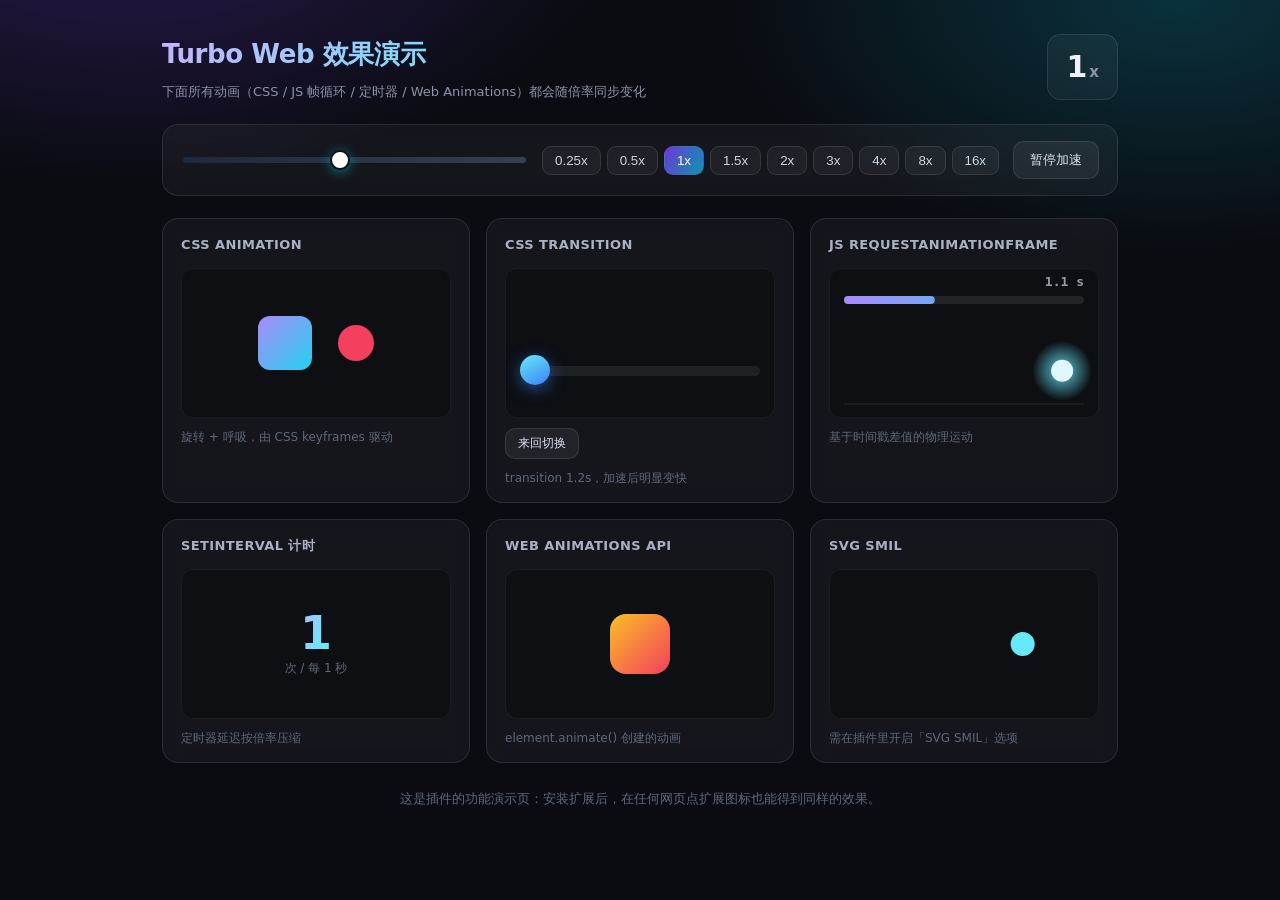
<file: demo/index.html>
<!DOCTYPE html>
<html lang="zh-CN">
<head>
<meta charset="utf-8">
<meta name="viewport" content="width=device-width, initial-scale=1">
<title>Turbo Web · 效果演示</title>
<link rel="stylesheet" href="demo.css">
</head>
<body>
<div class="wrap">
  <header class="top">
    <div class="title">
      <h1>Turbo Web 效果演示</h1>
      <p>下面所有动画（CSS / JS 帧循环 / 定时器 / Web Animations）都会随倍率同步变化</p>
    </div>
    <div class="speed-badge">
      <span id="speedVal">1</span><span class="u">x</span>
    </div>
  </header>

  <div class="controls">
    <input id="slider" type="range" min="0" max="1000" step="1" value="453">
    <div class="chips" id="chips"></div>
    <button id="toggle" class="btn">暂停加速</button>
  </div>

  <div class="grid">
    <section class="card">
      <h2>CSS animation</h2>
      <div class="stage">
        <div class="spin"></div>
        <div class="pulse"></div>
      </div>
      <p class="note">旋转 + 呼吸，由 CSS keyframes 驱动</p>
    </section>

    <section class="card">
      <h2>CSS transition</h2>
      <div class="stage">
        <div id="track" class="track"><div id="ball" class="ball"></div></div>
      </div>
      <button id="goBtn" class="btn small">来回切换</button>
      <p class="note">transition 1.2s，加速后明显变快</p>
    </section>

    <section class="card">
      <h2>JS requestAnimationFrame</h2>
      <div class="stage">
        <canvas id="cv" width="440" height="150"></canvas>
      </div>
      <p class="note">基于时间戳差值的物理运动</p>
    </section>

    <section class="card">
      <h2>setInterval 计时</h2>
      <div class="stage">
        <div class="counter"><span id="tick">0</span><em>次 / 每 1 秒</em></div>
      </div>
      <p class="note">定时器延迟按倍率压缩</p>
    </section>

    <section class="card">
      <h2>Web Animations API</h2>
      <div class="stage">
        <div id="waapi" class="waapi"></div>
      </div>
      <p class="note">element.animate() 创建的动画</p>
    </section>

    <section class="card">
      <h2>SVG SMIL</h2>
      <div class="stage">
        <svg width="200" height="110" viewBox="0 0 200 110">
          <circle cx="20" cy="55" r="12" fill="#67e8f9">
            <animate attributeName="cx" values="20;180;20" dur="2s" repeatCount="indefinite"/>
          </circle>
        </svg>
      </div>
      <p class="note">需在插件里开启「SVG SMIL」选项</p>
    </section>
  </div>

  <footer class="foot">
    这是插件的功能演示页：安装扩展后，在任何网页点扩展图标也能得到同样的效果。
  </footer>
</div>

<script src="../src/shared.js"></script>
<script src="../src/inject.js"></script>
<script src="demo.js"></script>
</body>
</html>
</file>
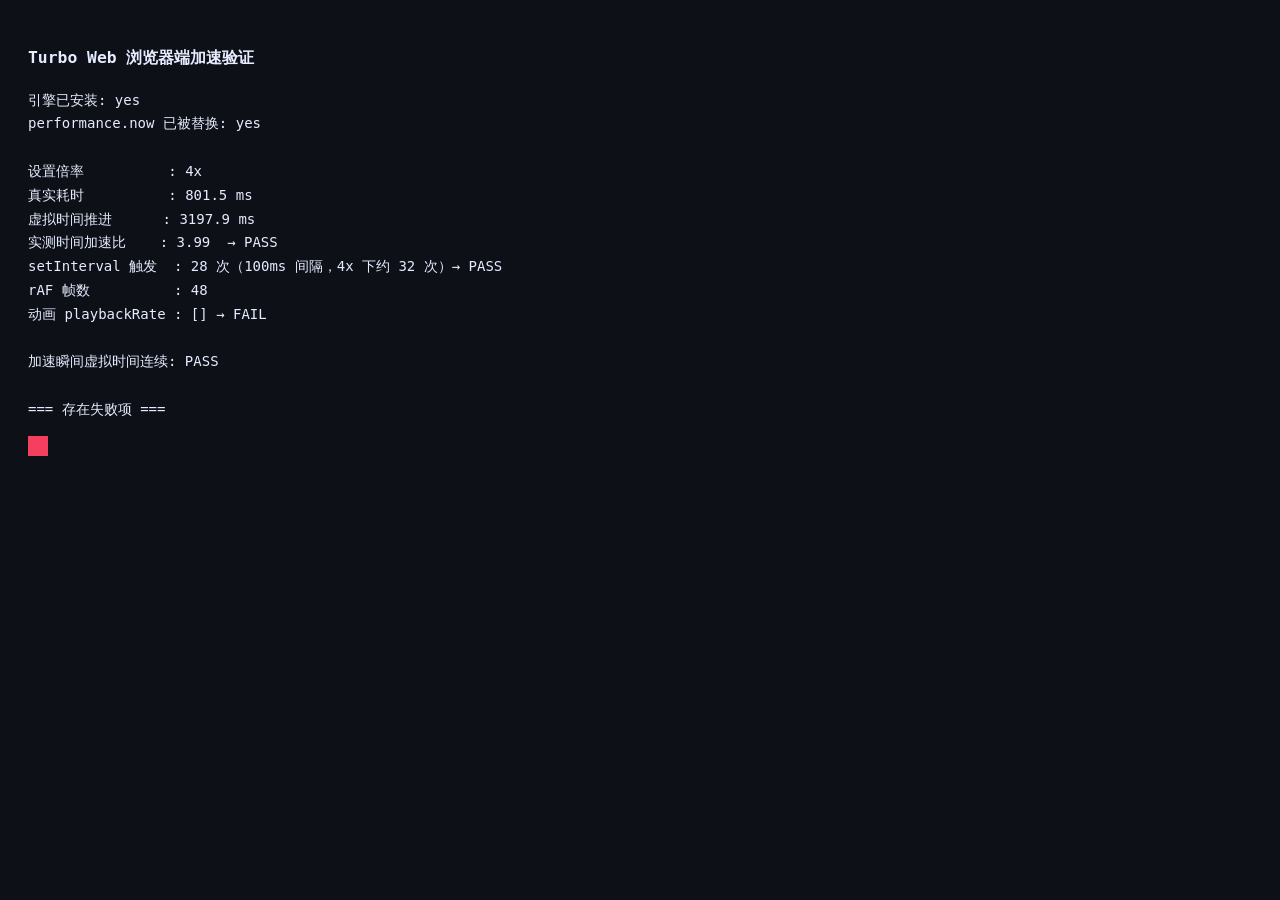
<file: tools/verify/index.html>
<!DOCTYPE html>
<html lang="zh-CN">
<head>
<meta charset="utf-8">
<title>Turbo Web · 浏览器端验证</title>
<style>
  body { background:#0d1017; color:#e6ecff; font:14px/1.7 ui-monospace, Consolas, monospace; padding:20px; }
  pre { white-space:pre-wrap; }
  .ok { color:#4ade80; } .bad { color:#f87171; }
</style>
</head>
<body>
<h3>Turbo Web 浏览器端加速验证</h3>
<pre id="out">running…</pre>

<!-- 劫持前保存原生引用，用于取得「真实时间」基准 -->
<script>
  window.__nativeNow = performance.now.bind(performance);
  window.__nativeSetTimeout = window.setTimeout.bind(window);
</script>

<!-- 加速引擎（与扩展注入的代码完全一致） -->
<script src="../../src/inject.js"></script>

<script>
(function () {
  var logs = [];
  function log(s) { logs.push(s); }

  var paint = function () { document.getElementById('out').textContent = logs.join('\n'); };

  // 与扩展下发配置的结构完全一致
  window.postMessage({
    __turbo: true, type: 'apply',
    settings: {
      speed: 4, enabled: true, raf: true, timers: true,
      animations: true, media: true, keepPitch: true,
      smil: false, frameRepeat: false, dateNow: false
    }
  }, '*');

  log('引擎已安装: ' + (window.__turboEngine ? 'yes' : 'NO'));
  log('performance.now 已被替换: ' + (performance.now !== window.__nativeNow ? 'yes' : 'NO'));

  var t0n = window.__nativeNow();
  var t0v = performance.now();

  var ticks = 0;
  setInterval(function () { ticks++; }, 100);   // 加速后应约 40 次/秒

  var frames = 0;
  var loop = function () { frames++; requestAnimationFrame(loop); };
  requestAnimationFrame(loop);

  // CSS 动画：观察 playbackRate 是否被接管
  var box = document.createElement('div');
  box.style.cssText = 'width:20px;height:20px;background:#f43f5e;animation:spin 1s linear infinite';
  var style = document.createElement('style');
  style.textContent = '@keyframes spin{to{transform:rotate(360deg)}}';
  document.head.appendChild(style);
  document.body.appendChild(box);

  var t1n = window.__nativeNow();
  var t1v = performance.now();

  window.__nativeSetTimeout(function () {
    var dn = window.__nativeNow() - t0n;
    var dv = performance.now() - t0v;
    var ratio = dv / dn;
    var rate = window.__turboEngine.settings.speed;

    var anims = document.getAnimations ? document.getAnimations() : [];
    var rates = anims.map(function (a) { return a.playbackRate; });

    log('');
    log('设置倍率          : ' + rate + 'x');
    log('真实耗时          : ' + dn.toFixed(1) + ' ms');
    log('虚拟时间推进      : ' + dv.toFixed(1) + ' ms');
    log('实测时间加速比    : ' + ratio.toFixed(2) + '  → ' + (Math.abs(ratio - 4) < 0.5 ? 'PASS' : 'FAIL'));
    log('setInterval 触发  : ' + ticks + ' 次（100ms 间隔，4x 下约 ' + Math.round(dn / 25) + ' 次）→ '
        + (ticks >= dn / 40 && ticks <= dn / 12 ? 'PASS' : 'FAIL'));
    log('rAF 帧数          : ' + frames);
    log('动画 playbackRate : [' + rates.join(', ') + '] → '
        + (rates.length && rates.every(function (r) { return r === 4; }) ? 'PASS' : 'FAIL'));
    log('');
    log('加速瞬间虚拟时间连续: ' + ((t1v - t0v) >= 0 ? 'PASS' : 'FAIL'));

    var verdict = logs.join(' ').indexOf('FAIL') === -1;
    log('');
    log(verdict ? '=== 全部通过 ===' : '=== 存在失败项 ===');
    paint();
  }, 800);

  window.__nativeSetTimeout(paint, 300);
})();
</script>
</body>
</html>
</file>
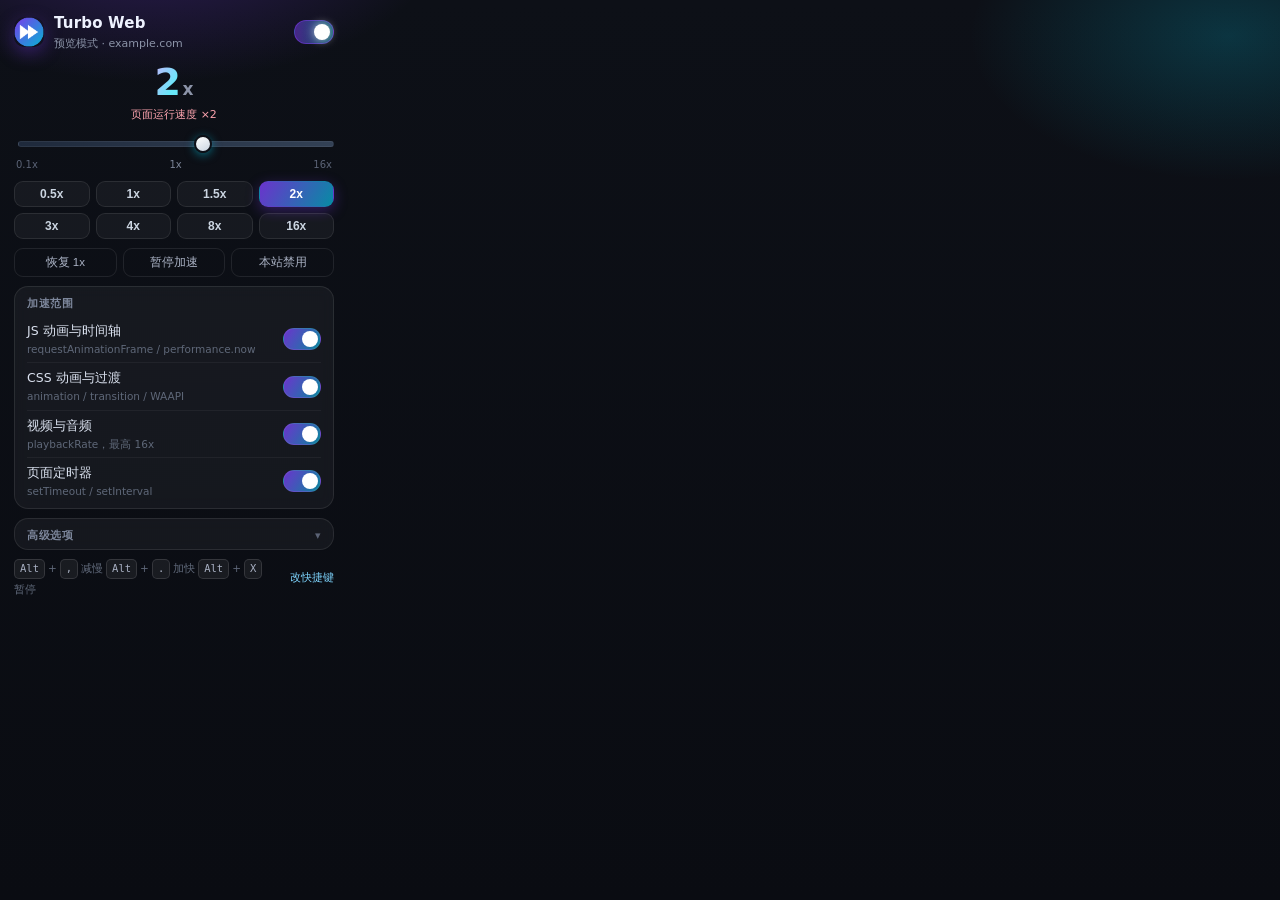
<file: popup/popup.html>
<!DOCTYPE html>
<html lang="zh-CN">
<head>
<meta charset="utf-8">
<meta name="viewport" content="width=device-width, initial-scale=1">
<title>Turbo Web 网页加速</title>
<link rel="stylesheet" href="popup.css">
</head>
<body>
<div class="app">
  <header class="head">
    <div class="brand">
      <img class="logo" src="../icons/icon48.png" alt="">
      <div class="brand-text">
        <h1>Turbo Web</h1>
        <p id="site" class="site">正在读取当前站点…</p>
      </div>
    </div>
    <button id="power" class="power" type="button" title="开启 / 暂停加速">
      <span class="power-dot"></span>
    </button>
  </header>

  <section class="hero">
    <div class="value">
      <span id="val">1</span><span class="unit">x</span>
    </div>
    <div id="stateHint" class="hint">原始速度</div>
  </section>

  <section class="slider-wrap">
    <input id="slider" class="slider" type="range" min="0" max="1000" step="1" value="453" aria-label="速度">
    <div class="scale">
      <span>0.1x</span><span class="mid">1x</span><span>16x</span>
    </div>
  </section>

  <section class="presets" id="presets"></section>

  <section class="actions">
    <button id="btnReset" class="ghost" type="button">恢复 1x</button>
    <button id="btnPause" class="ghost" type="button">暂停加速</button>
    <button id="btnSiteOff" class="ghost" type="button">本站禁用</button>
  </section>

  <section class="panel">
    <div class="panel-title">加速范围</div>
    <label class="row">
      <span class="row-label">JS 动画与时间轴
        <em>requestAnimationFrame / performance.now</em>
      </span>
      <span class="switch"><input type="checkbox" data-key="raf"><i></i></span>
    </label>
    <label class="row">
      <span class="row-label">CSS 动画与过渡
        <em>animation / transition / WAAPI</em>
      </span>
      <span class="switch"><input type="checkbox" data-key="animations"><i></i></span>
    </label>
    <label class="row">
      <span class="row-label">视频与音频
        <em>playbackRate，最高 16x</em>
      </span>
      <span class="switch"><input type="checkbox" data-key="media"><i></i></span>
    </label>
    <label class="row">
      <span class="row-label">页面定时器
        <em>setTimeout / setInterval</em>
      </span>
      <span class="switch"><input type="checkbox" data-key="timers"><i></i></span>
    </label>
  </section>

  <details class="panel advanced">
    <summary class="panel-title">高级选项</summary>
    <label class="row">
      <span class="row-label">页面内悬浮控制器
        <em>手机上用它调速，可拖动位置</em>
      </span>
      <span class="switch"><input type="checkbox" data-key="floating"><i></i></span>
    </label>
    <label class="row">
      <span class="row-label">变速不变调
        <em>媒体保持原始音调</em>
      </span>
      <span class="switch"><input type="checkbox" data-key="keepPitch"><i></i></span>
    </label>
    <label class="row">
      <span class="row-label">按站点分别记忆
        <em>每个网站独立保存速度</em>
      </span>
      <span class="switch"><input type="checkbox" data-key="perSite"><i></i></span>
    </label>
    <label class="row">
      <span class="row-label">SVG SMIL 动画
        <em>部分老式矢量动画</em>
      </span>
      <span class="switch"><input type="checkbox" data-key="smil"><i></i></span>
    </label>
    <label class="row">
      <span class="row-label">逐帧重复模式
        <em>兼容按帧步进的旧动画，可能过量加速</em>
      </span>
      <span class="switch"><input type="checkbox" data-key="frameRepeat"><i></i></span>
    </label>
    <label class="row">
      <span class="row-label">改写 Date.now
        <em>少数依赖系统时间的动画，副作用较大</em>
      </span>
      <span class="switch"><input type="checkbox" data-key="dateNow"><i></i></span>
    </label>
  </details>

  <footer class="foot">
    <span class="keys">
      <kbd>Alt</kbd>+<kbd>,</kbd> 减慢
      <kbd>Alt</kbd>+<kbd>.</kbd> 加快
      <kbd>Alt</kbd>+<kbd>X</kbd> 暂停
    </span>
    <a id="linkShortcuts" class="link" href="#">改快捷键</a>
  </footer>
</div>

<script src="../src/shared.js"></script>
<script src="popup.js"></script>
</body>
</html>
</file>
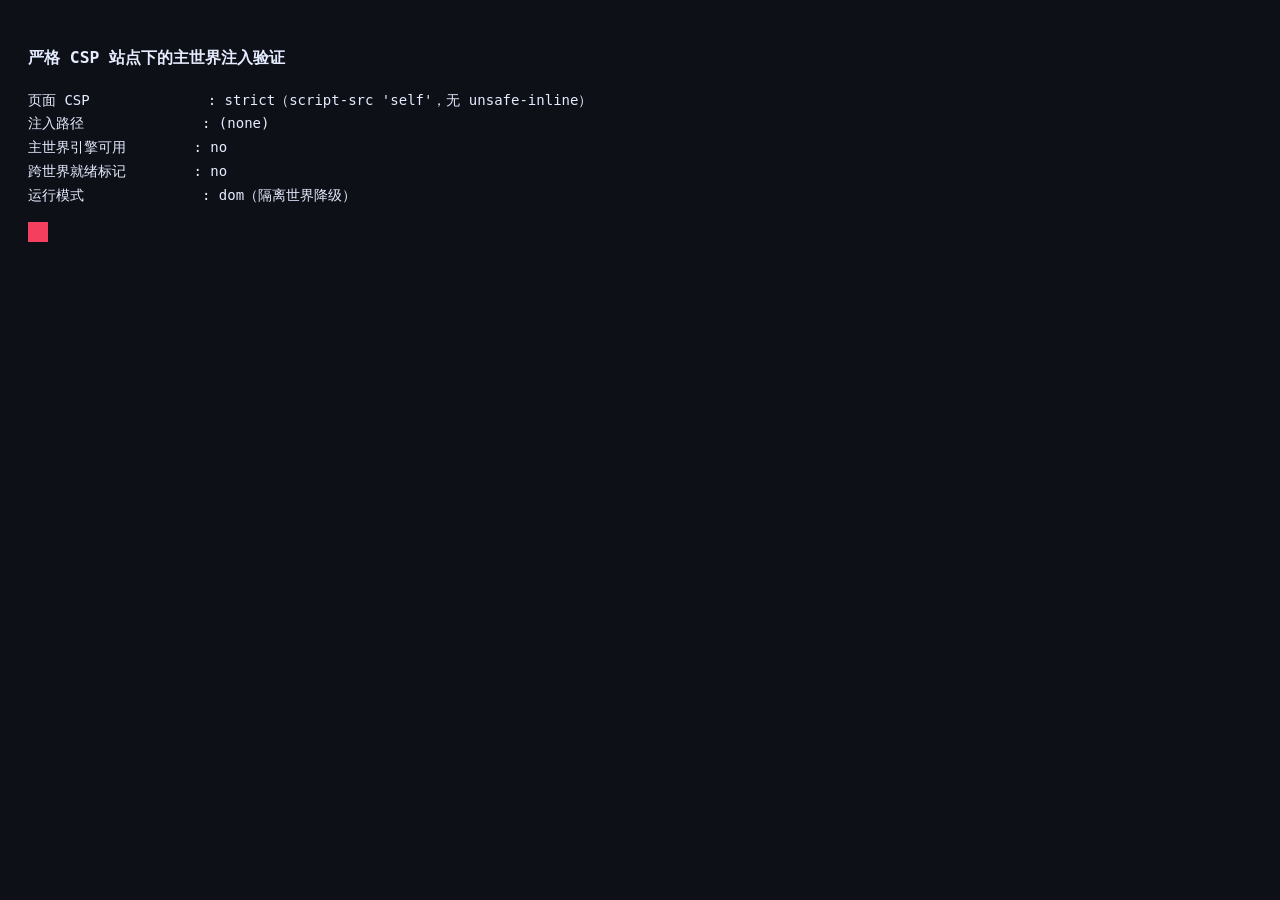
<file: tools/verify/csp.html>
<!DOCTYPE html>
<html lang="zh-CN">
<head>
<meta charset="utf-8">
<title>Turbo Web · 严格 CSP 注入验证</title>
<style>
  body { background:#0d1017; color:#e6ecff; font:14px/1.7 ui-monospace, Consolas, monospace; padding:20px; }
  pre { white-space:pre-wrap; }
</style>
</head>
<body>
<h3>严格 CSP 站点下的主世界注入验证</h3>
<pre id="out">running…</pre>
<!-- 本页没有任何内联脚本：所有逻辑都在同源码文件里，
     由带 Content-Security-Policy: script-src 'self' 的服务器提供 -->
<script src="csp.js"></script>
</body>
</html>
</file>
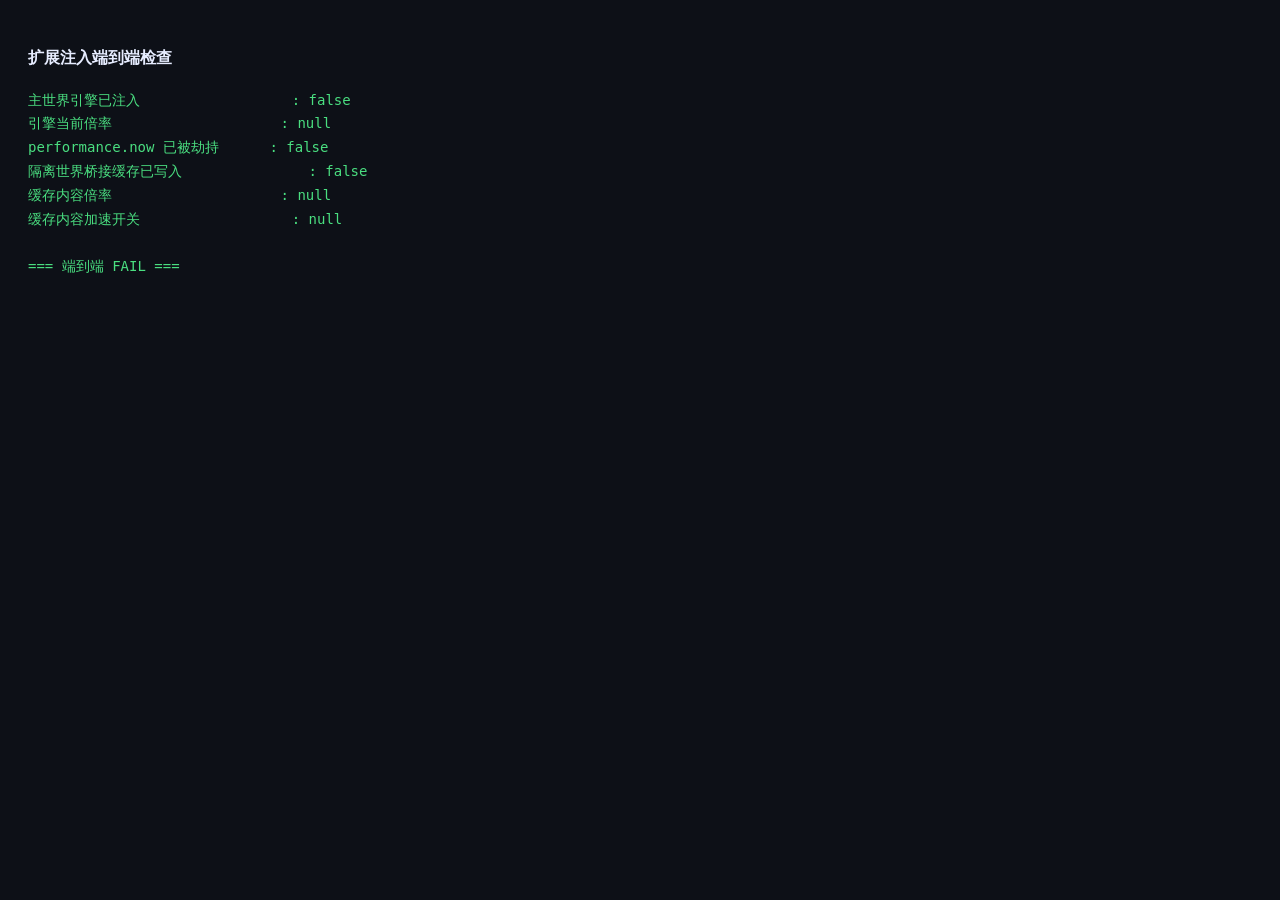
<file: tools/verify/e2e.html>
<!DOCTYPE html>
<html lang="zh-CN">
<head><meta charset="utf-8"><title>Turbo Web · 端到端检查</title>
<style>body{background:#0d1017;color:#e6ecff;font:14px/1.7 ui-monospace,Consolas,monospace;padding:20px}
pre{white-space:pre-wrap}#r{color:#4ade80}</style>
</head>
<body>
<h3>扩展注入端到端检查</h3>
<pre id="r">checking…</pre>
<script>
  setTimeout(function () {
    var cache = null;
    try { cache = localStorage.getItem('__turboCache'); } catch (e) {}
    var result = {
      '主世界引擎已注入': !!window.__turboEngine,
      '引擎当前倍率': window.__turboEngine ? window.__turboEngine.settings.speed : null,
      'performance.now 已被劫持': performance.now.toString().indexOf('native code') === -1,
      '隔离世界桥接缓存已写入': !!cache,
      '缓存内容倍率': cache ? JSON.parse(cache).speed : null,
      '缓存内容加速开关': cache ? JSON.parse(cache).enabled : null
    };
    var pass = result['主世界引擎已注入'] && result['performance.now 已被劫持']
            && result['隔离世界桥接缓存已写入'];
    var out = Object.keys(result).map(function (k) {
      return k.padEnd(26, ' ') + ': ' + result[k];
    }).join('\n');
    document.getElementById('r').textContent = out + '\n\n=== ' + (pass ? '端到端 PASS' : '端到端 FAIL') + ' ===';
  }, 600);
</script>
</body>
</html>
</file>
<file: demo/demo.css>
:root {
  --bg: #0a0c12;
  --card: rgba(255, 255, 255, 0.045);
  --line: rgba(255, 255, 255, 0.1);
  --text: #eef2ff;
  --muted: #8b93a7;
}

* { box-sizing: border-box; }

body {
  margin: 0;
  min-height: 100vh;
  background:
    radial-gradient(700px 380px at 10% -10%, rgba(124, 58, 237, 0.28), transparent 70%),
    radial-gradient(620px 340px at 92% 0%, rgba(6, 182, 212, 0.22), transparent 72%),
    var(--bg);
  color: var(--text);
  font: 400 14px/1.6 -apple-system, "Segoe UI", "Microsoft YaHei", system-ui, sans-serif;
  -webkit-font-smoothing: antialiased;
}

.wrap { max-width: 1000px; margin: 0 auto; padding: 34px 22px 60px; }

/* ---------- 顶部 ---------- */
.top {
  display: flex;
  align-items: flex-start;
  justify-content: space-between;
  gap: 20px;
  margin-bottom: 22px;
}

.title h1 {
  margin: 0 0 6px;
  font-size: 26px;
  letter-spacing: -0.4px;
  background: linear-gradient(120deg, #c4b5fd, #67e8f9 75%);
  -webkit-background-clip: text;
  background-clip: text;
  color: transparent;
}

.title p { margin: 0; color: var(--muted); font-size: 13px; }

.speed-badge {
  display: flex;
  align-items: baseline;
  gap: 2px;
  padding: 8px 18px;
  border-radius: 14px;
  border: 1px solid var(--line);
  background: var(--card);
  font-variant-numeric: tabular-nums;
  white-space: nowrap;
}

.speed-badge span:first-child { font-size: 30px; font-weight: 800; }
.speed-badge .u { font-size: 15px; color: var(--muted); font-weight: 700; }

/* ---------- 控制区 ---------- */
.controls {
  display: flex;
  align-items: center;
  gap: 14px;
  flex-wrap: wrap;
  padding: 16px 18px;
  border-radius: 16px;
  border: 1px solid var(--line);
  background: var(--card);
  backdrop-filter: blur(8px);
  margin-bottom: 22px;
}

#slider {
  -webkit-appearance: none;
  appearance: none;
  flex: 1 1 260px;
  height: 22px;
  background: transparent;
  cursor: pointer;
}

#slider::-webkit-slider-runnable-track {
  height: 6px;
  border-radius: 999px;
  background: linear-gradient(90deg, #1e293b, #334155);
}

#slider::-webkit-slider-thumb {
  -webkit-appearance: none;
  width: 20px; height: 20px;
  margin-top: -7px;
  border-radius: 50%;
  background: #fff;
  border: 2px solid #0d1017;
  box-shadow: 0 2px 12px rgba(6, 182, 212, 0.6);
}

.chips { display: flex; gap: 6px; flex-wrap: wrap; }

.chip {
  padding: 6px 12px;
  border-radius: 9px;
  border: 1px solid var(--line);
  background: rgba(255, 255, 255, 0.05);
  color: #cbd5e1;
  font: 600 12.5px/1.2 inherit;
  cursor: pointer;
  transition: all 0.15s ease;
}

.chip:hover { background: rgba(255, 255, 255, 0.12); color: #fff; }

.chip.active {
  background: linear-gradient(120deg, rgba(124, 58, 237, 0.9), rgba(6, 182, 212, 0.8));
  border-color: transparent;
  color: #fff;
}

.btn {
  padding: 9px 16px;
  border-radius: 10px;
  border: 1px solid var(--line);
  background: rgba(255, 255, 255, 0.06);
  color: #dbe2f0;
  font: 600 13px/1.2 inherit;
  cursor: pointer;
  transition: all 0.15s ease;
  white-space: nowrap;
}

.btn:hover { background: rgba(255, 255, 255, 0.13); }
.btn.small { padding: 6px 12px; font-size: 12px; margin-top: 10px; }

/* ---------- 卡片 ---------- */
.grid {
  display: grid;
  grid-template-columns: repeat(auto-fill, minmax(300px, 1fr));
  gap: 16px;
}

.card {
  padding: 16px 18px 14px;
  border-radius: 16px;
  border: 1px solid var(--line);
  background: var(--card);
  backdrop-filter: blur(8px);
}

.card h2 {
  margin: 0 0 12px;
  font-size: 13px;
  font-weight: 700;
  letter-spacing: 0.4px;
  color: #a9b1c3;
  text-transform: uppercase;
}

.stage {
  height: 150px;
  border-radius: 12px;
  background: rgba(0, 0, 0, 0.28);
  border: 1px solid rgba(255, 255, 255, 0.05);
  display: flex;
  align-items: center;
  justify-content: center;
  gap: 26px;
  overflow: hidden;
  position: relative;
}

.note { margin: 10px 0 0; font-size: 12px; color: #5f6879; }

/* CSS animation */
.spin {
  width: 54px; height: 54px;
  border-radius: 12px;
  background: linear-gradient(135deg, #a78bfa, #22d3ee);
  animation: spin 2s linear infinite;
}

@keyframes spin { to { transform: rotate(360deg); } }

.pulse {
  width: 36px; height: 36px;
  border-radius: 50%;
  background: #f43f5e;
  animation: pulse 1.6s ease-in-out infinite;
}

@keyframes pulse {
  0%, 100% { transform: scale(0.6); opacity: 0.45; box-shadow: 0 0 0 rgba(244, 63, 94, 0); }
  50%      { transform: scale(1.15); opacity: 1;    box-shadow: 0 0 24px rgba(244, 63, 94, 0.65); }
}

/* transition */
.card .track {
  width: 100%;
  height: 10px;
  border-radius: 999px;
  background: rgba(255, 255, 255, 0.08);
  position: relative;
  margin: 56px 14px 0;
}

.ball {
  position: absolute;
  top: -11px; left: 0;
  width: 30px; height: 30px;
  border-radius: 50%;
  background: linear-gradient(150deg, #67e8f9, #3b82f6);
  box-shadow: 0 4px 16px rgba(59, 130, 246, 0.55);
  transition: left 1.2s cubic-bezier(0.65, 0, 0.35, 1);
}

.ball.right { left: calc(100% - 30px); }

/* canvas */
#cv { display: block; width: 100%; height: 150px; }

/* counter */
.counter { text-align: center; }

.counter span {
  display: block;
  font-size: 46px;
  font-weight: 800;
  line-height: 1;
  font-variant-numeric: tabular-nums;
  background: linear-gradient(120deg, #c4b5fd, #67e8f9 70%);
  -webkit-background-clip: text;
  background-clip: text;
  color: transparent;
}

.counter em { font-style: normal; font-size: 12px; color: #5f6879; }

/* WAAPI */
.waapi {
  width: 60px; height: 60px;
  border-radius: 16px;
  background: linear-gradient(135deg, #fbbf24, #f43f5e);
}

.foot {
  margin-top: 26px;
  font-size: 12.5px;
  color: #5f6879;
  text-align: center;
}
</file>
<file: popup/popup.css>
:root {
  --bg: #0d1017;
  --bg-2: #141926;
  --card: rgba(255, 255, 255, 0.045);
  --card-line: rgba(255, 255, 255, 0.09);
  --text: #eef2ff;
  --muted: #8b93a7;
  --accent-a: #7c3aed;
  --accent-b: #06b6d4;
  --hot: #f43f5e;
  --cool: #3b82f6;
  --radius: 14px;
}

* { box-sizing: border-box; }

html, body {
  margin: 0;
  padding: 0;
  background: #0a0c12;
}

body {
  width: 348px;
  min-height: 0;
  color: var(--text);
  font: 400 13px/1.5 -apple-system, "Segoe UI", "Microsoft YaHei", system-ui, sans-serif;
  -webkit-font-smoothing: antialiased;
}

body::before {
  content: "";
  position: fixed;
  inset: 0;
  background:
    radial-gradient(420px 220px at 12% -8%, rgba(124, 58, 237, 0.30), transparent 70%),
    radial-gradient(360px 200px at 96% 4%, rgba(6, 182, 212, 0.22), transparent 72%),
    linear-gradient(180deg, #0d1017 0%, #0a0c12 100%);
  pointer-events: none;
  z-index: 0;
}

.app {
  position: relative;
  z-index: 1;
  padding: 12px 14px 8px;
  display: flex;
  flex-direction: column;
  gap: 9px;
}

/* ---------------- 头部 ---------------- */
.head {
  display: flex;
  align-items: center;
  justify-content: space-between;
}

.brand { display: flex; align-items: center; gap: 10px; min-width: 0; }

.logo {
  width: 30px; height: 30px;
  border-radius: 10px;
  box-shadow: 0 6px 18px rgba(124, 58, 237, 0.35);
}

.brand-text { min-width: 0; }

.brand-text h1 {
  margin: 0;
  font-size: 15px;
  font-weight: 700;
  letter-spacing: 0.2px;
}

.site {
  margin: 1px 0 0;
  font-size: 11px;
  color: var(--muted);
  max-width: 190px;
  overflow: hidden;
  text-overflow: ellipsis;
  white-space: nowrap;
}

.power {
  width: 40px; height: 24px;
  border-radius: 999px;
  border: 1px solid var(--card-line);
  background: rgba(255, 255, 255, 0.06);
  cursor: pointer;
  padding: 0;
  position: relative;
  transition: background 0.18s ease, border-color 0.18s ease;
}

.power-dot {
  position: absolute;
  top: 3px; left: 3px;
  width: 16px; height: 16px;
  border-radius: 50%;
  background: #6b7280;
  transition: transform 0.18s cubic-bezier(0.34, 1.4, 0.64, 1), background 0.18s ease;
}

.power.on {
  background: linear-gradient(90deg, rgba(124, 58, 237, 0.5), rgba(6, 182, 212, 0.45));
  border-color: rgba(124, 58, 237, 0.5);
}

.power.on .power-dot {
  transform: translateX(16px);
  background: #fff;
  box-shadow: 0 0 10px rgba(255, 255, 255, 0.7);
}

/* ---------------- 速度主显 ---------------- */
.hero { text-align: center; padding: 2px 0 0; }

.value {
  display: flex;
  align-items: baseline;
  justify-content: center;
  gap: 3px;
  font-variant-numeric: tabular-nums;
}

.value #val {
  font-size: 38px;
  font-weight: 800;
  line-height: 1;
  letter-spacing: -1.5px;
  background: linear-gradient(120deg, #c4b5fd, #67e8f9 70%);
  -webkit-background-clip: text;
  background-clip: text;
  color: transparent;
}

.value .unit {
  font-size: 17px;
  font-weight: 700;
  color: var(--muted);
}

.hint {
  margin-top: 4px;
  font-size: 11px;
  color: var(--muted);
}

.hint.hot { color: #fda4af; }
.hint.off { color: #fbbf24; }

/* ---------------- 滑块 ---------------- */
.slider-wrap { padding: 0 2px; }

.slider {
  -webkit-appearance: none;
  appearance: none;
  width: 100%;
  height: 20px;
  background: transparent;
  outline: none;
  cursor: pointer;
}

.slider::-webkit-slider-runnable-track {
  height: 6px;
  border-radius: 999px;
  background: linear-gradient(90deg, #1e293b, #334155);
  border: 1px solid rgba(255, 255, 255, 0.06);
}

.slider::-webkit-slider-thumb {
  -webkit-appearance: none;
  appearance: none;
  width: 18px; height: 18px;
  margin-top: -7px;
  border-radius: 50%;
  background: linear-gradient(150deg, #fff, #cbd5e1);
  border: 2px solid #0d1017;
  box-shadow: 0 2px 10px rgba(6, 182, 212, 0.55);
  transition: transform 0.12s ease;
}

.slider:active::-webkit-slider-thumb { transform: scale(1.12); }

.scale {
  display: flex;
  justify-content: space-between;
  font-size: 10px;
  color: #5b6376;
  margin-top: -3px;
}

.scale .mid { color: #7c8598; }

/* ---------------- 预设 ---------------- */
.presets {
  display: grid;
  grid-template-columns: repeat(4, 1fr);
  gap: 6px;
}

.chip {
  padding: 5px 0;
  border-radius: 9px;
  border: 1px solid var(--card-line);
  background: var(--card);
  color: #cbd5e1;
  font-size: 12px;
  font-weight: 600;
  cursor: pointer;
  transition: all 0.15s ease;
  font-variant-numeric: tabular-nums;
}

.chip:hover { background: rgba(255, 255, 255, 0.1); color: #fff; }

.chip.active {
  background: linear-gradient(120deg, rgba(124, 58, 237, 0.85), rgba(6, 182, 212, 0.75));
  border-color: transparent;
  color: #fff;
  box-shadow: 0 4px 14px rgba(124, 58, 237, 0.35);
}

/* ---------------- 动作 ---------------- */
.actions { display: grid; grid-template-columns: repeat(3, 1fr); gap: 6px; }

.ghost {
  padding: 6px 0;
  border-radius: 9px;
  border: 1px solid var(--card-line);
  background: transparent;
  color: #a9b1c3;
  font-size: 11.5px;
  cursor: pointer;
  transition: all 0.15s ease;
}

.ghost:hover { background: rgba(255, 255, 255, 0.07); color: #fff; }
.ghost.danger { color: #fca5a5; border-color: rgba(244, 63, 94, 0.35); }

/* ---------------- 面板 ---------------- */
.panel {
  border-radius: var(--radius);
  border: 1px solid var(--card-line);
  background: var(--card);
  padding: 9px 12px 3px;
  backdrop-filter: blur(6px);
}

.panel-title {
  font-size: 11px;
  font-weight: 700;
  letter-spacing: 0.6px;
  color: #7d879c;
  text-transform: uppercase;
  margin-bottom: 4px;
}

.advanced summary {
  cursor: pointer;
  list-style: none;
  margin-bottom: 2px;
  outline: none;
}

.advanced summary::-webkit-details-marker { display: none; }

.advanced summary::after {
  content: "▾";
  float: right;
  color: #5b6376;
  transition: transform 0.18s ease;
}

.advanced[open] summary::after { transform: rotate(180deg); }

.row {
  display: flex;
  align-items: center;
  justify-content: space-between;
  gap: 10px;
  padding: 6px 0;
  border-top: 1px solid rgba(255, 255, 255, 0.05);
  cursor: pointer;
}

.panel-title + .row { border-top: none; }

.row-label {
  font-size: 12.5px;
  color: #dbe2f0;
  display: flex;
  flex-direction: column;
  gap: 2px;
}

.row-label em {
  font-style: normal;
  font-size: 10.5px;
  color: #5f6879;
  line-height: 1.3;
}

/* 开关 */
.switch { position: relative; flex: 0 0 auto; }

.switch input {
  position: absolute;
  opacity: 0;
  width: 100%; height: 100%;
  margin: 0;
  cursor: pointer;
}

.switch i {
  display: block;
  width: 38px; height: 22px;
  border-radius: 999px;
  background: #262d3d;
  border: 1px solid rgba(255, 255, 255, 0.07);
  transition: background 0.18s ease;
  position: relative;
}

.switch i::after {
  content: "";
  position: absolute;
  top: 2px; left: 2px;
  width: 16px; height: 16px;
  border-radius: 50%;
  background: #8b93a7;
  transition: transform 0.18s cubic-bezier(0.34, 1.4, 0.64, 1), background 0.18s ease;
}

.switch input:checked + i {
  background: linear-gradient(120deg, rgba(124, 58, 237, 0.85), rgba(6, 182, 212, 0.7));
}

.switch input:checked + i::after {
  transform: translateX(16px);
  background: #fff;
}

/* ---------------- 页脚 ---------------- */
.foot {
  display: flex;
  align-items: center;
  justify-content: space-between;
  gap: 8px;
  padding-top: 0;
  font-size: 10.5px;
  color: #5f6879;
}

.keys { display: flex; align-items: center; gap: 3px; flex-wrap: wrap; }

kbd {
  display: inline-block;
  padding: 1px 5px;
  border-radius: 5px;
  border: 1px solid rgba(255, 255, 255, 0.12);
  background: rgba(255, 255, 255, 0.06);
  color: #a9b1c3;
  font: 600 10px/1.6 inherit;
}

.link { color: #7dd3fc; text-decoration: none; white-space: nowrap; }
.link:hover { text-decoration: underline; }
</file>
